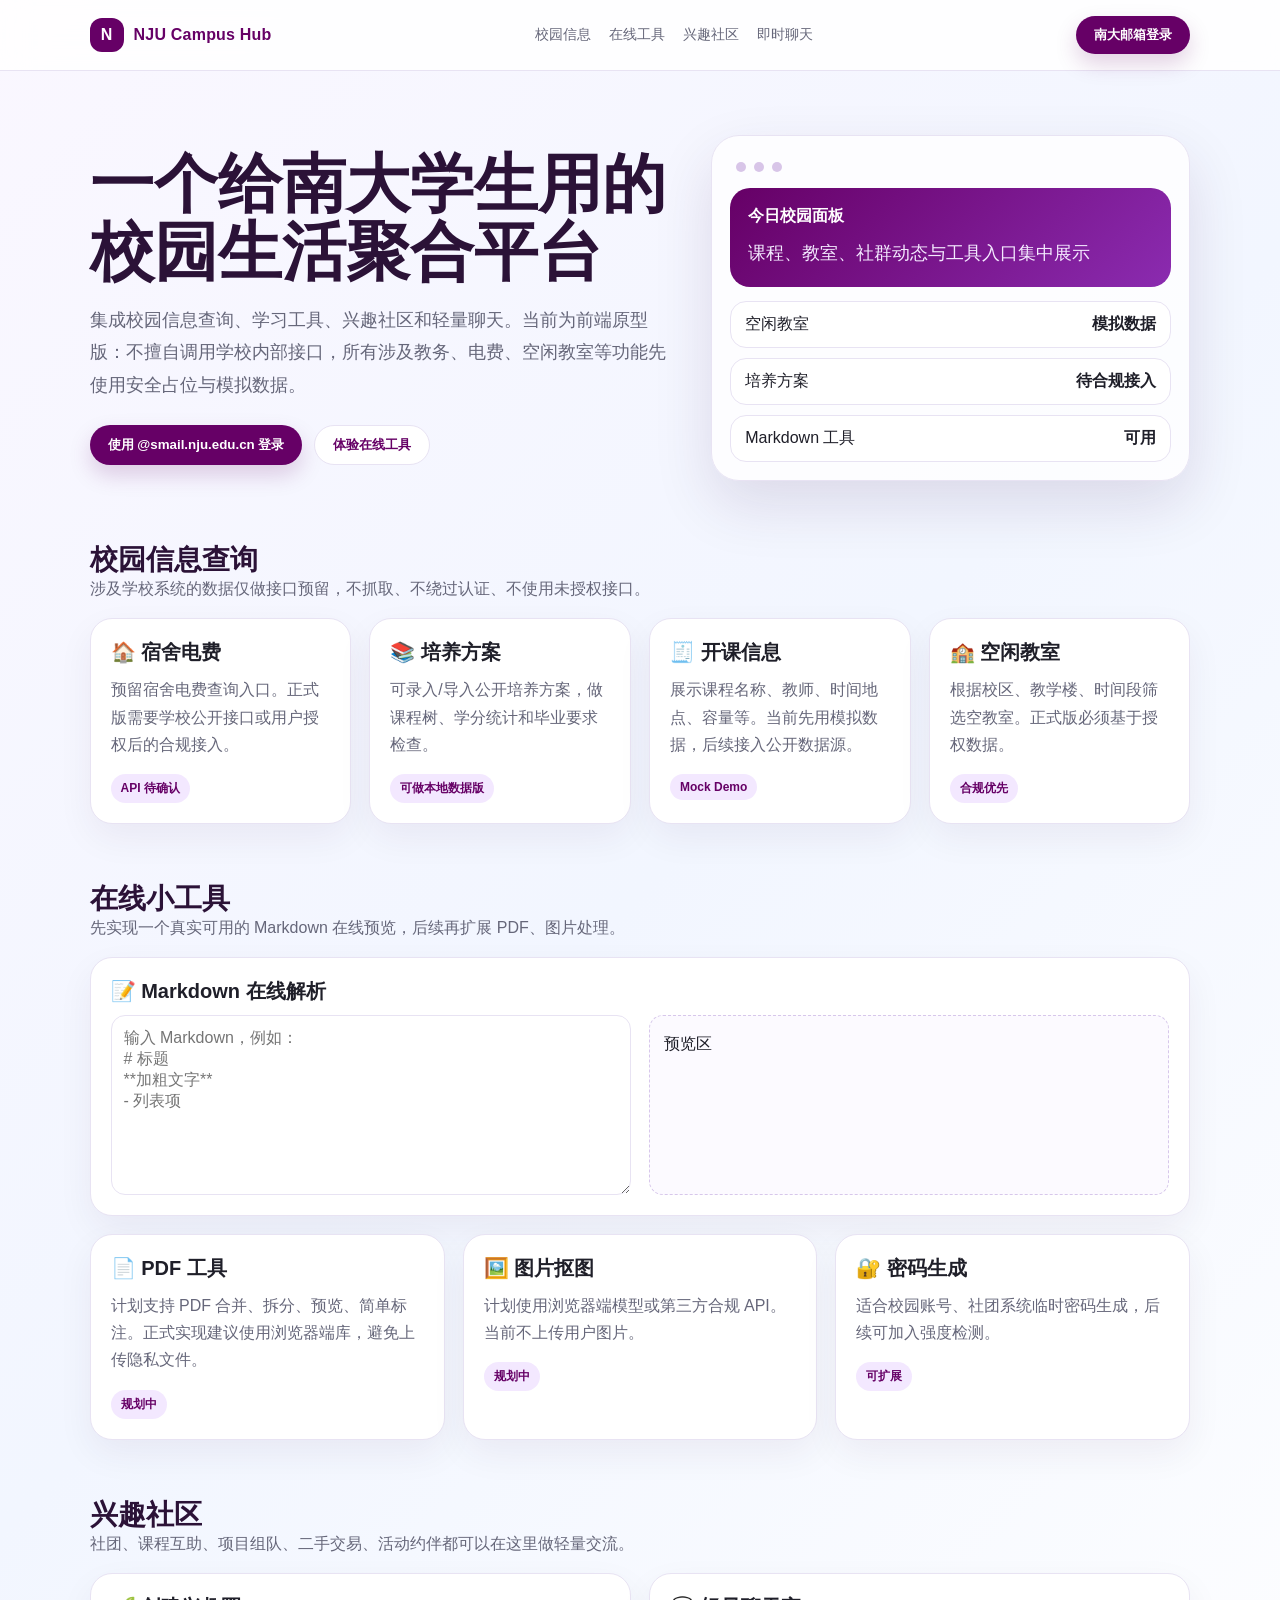
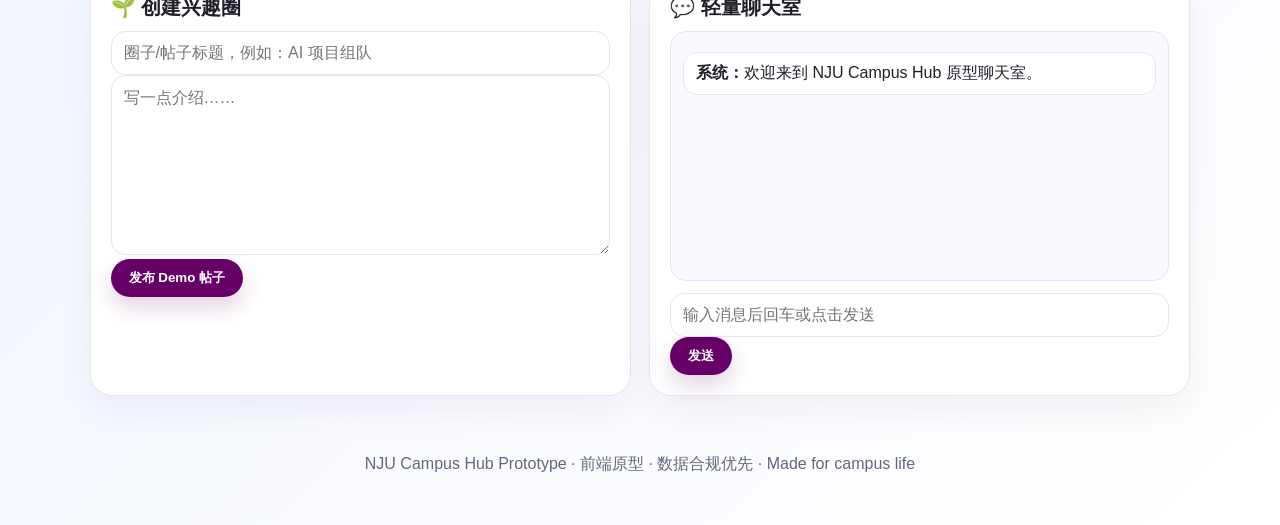
<file: community/index.html>
<!DOCTYPE html>
<html lang="zh-CN">
<head>
  <meta charset="UTF-8" />
  <meta name="viewport" content="width=device-width, initial-scale=1.0" />
  <title>NJU Campus Hub｜南大校园社区工具平台</title>
  <style>
    :root{
      --nju-purple:#660066;
      --bg:#f5f3ff;
      --card:#ffffff;
      --text:#1f1f29;
      --muted:#66677a;
      --line:#e8e3f3;
      --soft-purple:#f3e8ff;
      --deep:#2b1237;
    }

    *{box-sizing:border-box;}

    body{
      margin:0;
      font-family:-apple-system,BlinkMacSystemFont,"Segoe UI",Arial,"Microsoft YaHei",sans-serif;
      background:linear-gradient(135deg,#faf7ff 0%,#f2f6ff 45%,#fff 100%);
      color:var(--text);
    }

    header{
      position:sticky;
      top:0;
      z-index:10;
      display:flex;
      justify-content:space-between;
      align-items:center;
      padding:16px 7vw;
      background:rgba(255,255,255,0.86);
      backdrop-filter:blur(14px);
      border-bottom:1px solid var(--line);
    }

    .brand{
      display:flex;
      align-items:center;
      gap:10px;
      font-weight:800;
      color:var(--nju-purple);
      letter-spacing:.2px;
    }

    .brand-badge{
      width:34px;
      height:34px;
      border-radius:12px;
      background:var(--nju-purple);
      color:white;
      display:grid;
      place-items:center;
      font-weight:900;
    }

    nav{
      display:flex;
      gap:18px;
      color:var(--muted);
      font-size:14px;
    }

    .btn{
      border:0;
      border-radius:999px;
      padding:10px 18px;
      background:var(--nju-purple);
      color:white;
      font-weight:700;
      cursor:pointer;
      box-shadow:0 10px 22px rgba(102,0,102,.18);
    }

    .ghost-btn{
      border:1px solid var(--line);
      border-radius:999px;
      padding:10px 18px;
      background:white;
      color:var(--nju-purple);
      font-weight:700;
      cursor:pointer;
    }

    .hero{
      padding:64px 7vw 32px;
      display:grid;
      grid-template-columns:1.1fr .9fr;
      gap:36px;
      align-items:center;
    }

    .hero h1{
      margin:0;
      font-size:clamp(34px,5vw,64px);
      line-height:1.05;
      color:var(--deep);
    }

    .hero p{
      max-width:700px;
      color:var(--muted);
      font-size:18px;
      line-height:1.8;
    }

    .hero-actions{
      display:flex;
      flex-wrap:wrap;
      gap:12px;
      margin-top:24px;
    }

    .preview{
      background:rgba(255,255,255,.82);
      border:1px solid var(--line);
      border-radius:28px;
      padding:18px;
      box-shadow:0 24px 60px rgba(48,19,70,.12);
    }

    .preview-top{
      display:flex;
      gap:8px;
      padding:8px 6px 16px;
    }

    .dot{width:10px;height:10px;border-radius:50%;background:#d8c5e8;}

    .dash-card{
      border-radius:20px;
      padding:18px;
      background:linear-gradient(135deg,var(--nju-purple),#8b2bb0);
      color:white;
      margin-bottom:14px;
    }

    .mini-list{
      display:grid;
      gap:10px;
    }

    .mini-item{
      display:flex;
      justify-content:space-between;
      align-items:center;
      background:white;
      border:1px solid var(--line);
      padding:12px 14px;
      border-radius:16px;
      color:var(--text);
    }

    .section{
      padding:28px 7vw;
    }

    .section-title{
      display:flex;
      align-items:flex-end;
      justify-content:space-between;
      gap:18px;
      margin-bottom:18px;
    }

    .section-title h2{margin:0;font-size:28px;color:var(--deep);}
    .section-title p{margin:0;color:var(--muted);}

    .grid{
      display:grid;
      grid-template-columns:repeat(auto-fit,minmax(250px,1fr));
      gap:18px;
    }

    .card{
      background:var(--card);
      border:1px solid var(--line);
      border-radius:22px;
      padding:20px;
      box-shadow:0 14px 36px rgba(44,24,70,.06);
      min-height:160px;
    }

    .card h3{margin:0 0 10px;font-size:20px;}
    .card p{margin:0;color:var(--muted);line-height:1.7;}
    .tag{display:inline-block;margin-top:16px;padding:6px 10px;border-radius:999px;background:var(--soft-purple);color:var(--nju-purple);font-size:12px;font-weight:700;}

    .tool-box{
      display:grid;
      grid-template-columns:1fr 1fr;
      gap:18px;
    }

    textarea,input{
      width:100%;
      border:1px solid var(--line);
      border-radius:14px;
      padding:12px;
      font:inherit;
      outline:none;
      background:#fff;
    }

    textarea{min-height:180px;resize:vertical;}

    .output{
      min-height:180px;
      border:1px dashed #d7c7eb;
      border-radius:14px;
      padding:14px;
      background:#fcfaff;
      line-height:1.7;
    }

    .community-layout{
      display:grid;
      grid-template-columns:1fr 1fr;
      gap:18px;
    }

    .post{
      padding:14px;
      border:1px solid var(--line);
      border-radius:16px;
      margin-top:12px;
      background:#fff;
    }

    .chat-box{
      height:250px;
      overflow:auto;
      padding:12px;
      border:1px solid var(--line);
      border-radius:16px;
      background:#fbf8ff;
      margin-bottom:12px;
    }

    .msg{margin:8px 0;padding:10px 12px;border-radius:14px;background:white;border:1px solid var(--line);}

    .modal{
      position:fixed;
      inset:0;
      background:rgba(18,9,25,.52);
      display:grid;
      place-items:center;
      z-index:99;
      padding:20px;
    }

    .modal-box{
      background:white;
      color:var(--text);
      padding:24px;
      border-radius:24px;
      width:min(420px,100%);
      box-shadow:0 30px 80px rgba(0,0,0,.25);
    }

    .hidden{display:none !important;}

    .modal-box h3{margin-top:0;color:var(--deep);}
    .hint{font-size:13px;color:var(--muted);line-height:1.6;}
    #loginMsg{color:#c02626;font-size:14px;min-height:20px;}

    footer{
      padding:30px 7vw 50px;
      color:var(--muted);
      text-align:center;
    }

    @media(max-width:800px){
      nav{display:none;}
      .hero,.tool-box,.community-layout{grid-template-columns:1fr;}
      header{padding:14px 20px;}
      .hero,.section{padding-left:20px;padding-right:20px;}
    }
  </style>
</head>
<body>
  <header>
    <div class="brand"><span class="brand-badge">N</span> NJU Campus Hub</div>
    <nav>
      <span>校园信息</span>
      <span>在线工具</span>
      <span>兴趣社区</span>
      <span>即时聊天</span>
    </nav>
    <button class="btn" onclick="openLogin()">南大邮箱登录</button>
  </header>

  <section class="hero">
    <div>
      <h1>一个给南大学生用的校园生活聚合平台</h1>
      <p>
        集成校园信息查询、学习工具、兴趣社区和轻量聊天。当前为前端原型版：不擅自调用学校内部接口，所有涉及教务、电费、空闲教室等功能先使用安全占位与模拟数据。
      </p>
      <div class="hero-actions">
        <button class="btn" onclick="openLogin()">使用 @smail.nju.edu.cn 登录</button>
        <button class="ghost-btn" onclick="document.getElementById('tools').scrollIntoView({behavior:'smooth'})">体验在线工具</button>
      </div>
    </div>

    <div class="preview">
      <div class="preview-top"><span class="dot"></span><span class="dot"></span><span class="dot"></span></div>
      <div class="dash-card">
        <strong>今日校园面板</strong>
        <p style="color:#f4eaff;margin:10px 0 0;">课程、教室、社群动态与工具入口集中展示</p>
      </div>
      <div class="mini-list">
        <div class="mini-item"><span>空闲教室</span><strong>模拟数据</strong></div>
        <div class="mini-item"><span>培养方案</span><strong>待合规接入</strong></div>
        <div class="mini-item"><span>Markdown 工具</span><strong>可用</strong></div>
      </div>
    </div>
  </section>

  <section class="section" id="campus">
    <div class="section-title">
      <div>
        <h2>校园信息查询</h2>
        <p>涉及学校系统的数据仅做接口预留，不抓取、不绕过认证、不使用未授权接口。</p>
      </div>
    </div>
    <div class="grid">
      <div class="card"><h3>🏠 宿舍电费</h3><p>预留宿舍电费查询入口。正式版需要学校公开接口或用户授权后的合规接入。</p><span class="tag">API 待确认</span></div>
      <div class="card"><h3>📚 培养方案</h3><p>可录入/导入公开培养方案，做课程树、学分统计和毕业要求检查。</p><span class="tag">可做本地数据版</span></div>
      <div class="card"><h3>🧾 开课信息</h3><p>展示课程名称、教师、时间地点、容量等。当前先用模拟数据，后续接入公开数据源。</p><span class="tag">Mock Demo</span></div>
      <div class="card"><h3>🏫 空闲教室</h3><p>根据校区、教学楼、时间段筛选空教室。正式版必须基于授权数据。</p><span class="tag">合规优先</span></div>
    </div>
  </section>

  <section class="section" id="tools">
    <div class="section-title">
      <div>
        <h2>在线小工具</h2>
        <p>先实现一个真实可用的 Markdown 在线预览，后续再扩展 PDF、图片处理。</p>
      </div>
    </div>
    <div class="card">
      <h3>📝 Markdown 在线解析</h3>
      <div class="tool-box">
        <textarea id="mdInput" oninput="renderMarkdown()" placeholder="输入 Markdown，例如：&#10;# 标题&#10;**加粗文字**&#10;- 列表项"></textarea>
        <div class="output" id="mdOutput">预览区</div>
      </div>
    </div>
    <div class="grid" style="margin-top:18px;">
      <div class="card"><h3>📄 PDF 工具</h3><p>计划支持 PDF 合并、拆分、预览、简单标注。正式实现建议使用浏览器端库，避免上传隐私文件。</p><span class="tag">规划中</span></div>
      <div class="card"><h3>🖼️ 图片抠图</h3><p>计划使用浏览器端模型或第三方合规 API。当前不上传用户图片。</p><span class="tag">规划中</span></div>
      <div class="card"><h3>🔐 密码生成</h3><p>适合校园账号、社团系统临时密码生成，后续可加入强度检测。</p><span class="tag">可扩展</span></div>
    </div>
  </section>

  <section class="section" id="community">
    <div class="section-title">
      <div>
        <h2>兴趣社区</h2>
        <p>社团、课程互助、项目组队、二手交易、活动约伴都可以在这里做轻量交流。</p>
      </div>
    </div>
    <div class="community-layout">
      <div class="card">
        <h3>🌱 创建兴趣圈</h3>
        <input id="postTitle" placeholder="圈子/帖子标题，例如：AI 项目组队" />
        <textarea id="postBody" placeholder="写一点介绍……"></textarea>
        <button class="btn" onclick="addPost()">发布 Demo 帖子</button>
        <div id="postList"></div>
      </div>
      <div class="card">
        <h3>💬 轻量聊天室</h3>
        <div class="chat-box" id="chatBox">
          <div class="msg"><strong>系统：</strong>欢迎来到 NJU Campus Hub 原型聊天室。</div>
        </div>
        <input id="chatInput" placeholder="输入消息后回车或点击发送" onkeydown="if(event.key==='Enter')sendMsg()" />
        <button class="btn" onclick="sendMsg()">发送</button>
      </div>
    </div>
  </section>

  <footer>
    NJU Campus Hub Prototype · 前端原型 · 数据合规优先 · Made for campus life
  </footer>

  <div id="loginModal" class="modal hidden">
    <div class="modal-box">
      <h3>南大邮箱登录</h3>
      <p class="hint">当前为前端演示版，只校验邮箱后缀。正式版应使用后端邮件验证码或 Supabase Auth。</p>
      <input id="email" placeholder="yourname@smail.nju.edu.cn" />
      <input id="pwd" type="password" placeholder="password（演示版任意输入）" />
      <p id="loginMsg"></p>
      <button class="btn" onclick="login()">登录</button>
      <button class="ghost-btn" onclick="closeLogin()" style="margin-left:8px;">取消</button>
    </div>
  </div>

  <script>
    function openLogin(){
      document.getElementById('loginModal').classList.remove('hidden');
    }

    function closeLogin(){
      document.getElementById('loginModal').classList.add('hidden');
    }

    function login(){
      const email = document.getElementById('email').value.trim();
      const msg = document.getElementById('loginMsg');
      if(!email.endsWith('@smail.nju.edu.cn')){
        msg.textContent = '请使用 @smail.nju.edu.cn 后缀的南大学生邮箱。';
        return;
      }
      msg.style.color = '#15803d';
      msg.textContent = '登录成功：' + email;
      setTimeout(closeLogin, 600);
    }

    function escapeHtml(str){
      return str.replace(/[&<>"]/g, ch => ({'&':'&amp;','<':'&lt;','>':'&gt;','"':'&quot;'}[ch]));
    }

    function renderMarkdown(){
      let text = escapeHtml(document.getElementById('mdInput').value);
      text = text
        .replace(/^### (.*$)/gim,'<h3>$1</h3>')
        .replace(/^## (.*$)/gim,'<h2>$1</h2>')
        .replace(/^# (.*$)/gim,'<h1>$1</h1>')
        .replace(/\*\*(.*?)\*\*/gim,'<strong>$1</strong>')
        .replace(/\*(.*?)\*/gim,'<em>$1</em>')
        .replace(/^- (.*$)/gim,'<li>$1</li>')
        .replace(/\n/g,'<br>');
      document.getElementById('mdOutput').innerHTML = text || '预览区';
    }

    function addPost(){
      const title = document.getElementById('postTitle').value.trim() || '未命名兴趣圈';
      const body = document.getElementById('postBody').value.trim() || '暂无介绍';
      const div = document.createElement('div');
      div.className = 'post';
      div.innerHTML = '<strong>' + escapeHtml(title) + '</strong><p>' + escapeHtml(body) + '</p>';
      document.getElementById('postList').prepend(div);
      document.getElementById('postTitle').value = '';
      document.getElementById('postBody').value = '';
    }

    function sendMsg(){
      const input = document.getElementById('chatInput');
      const value = input.value.trim();
      if(!value) return;
      const div = document.createElement('div');
      div.className = 'msg';
      div.innerHTML = '<strong>我：</strong>' + escapeHtml(value);
      document.getElementById('chatBox').appendChild(div);
      document.getElementById('chatBox').scrollTop = document.getElementById('chatBox').scrollHeight;
      input.value = '';
    }
  </script>
</body>
</html>
</file>
